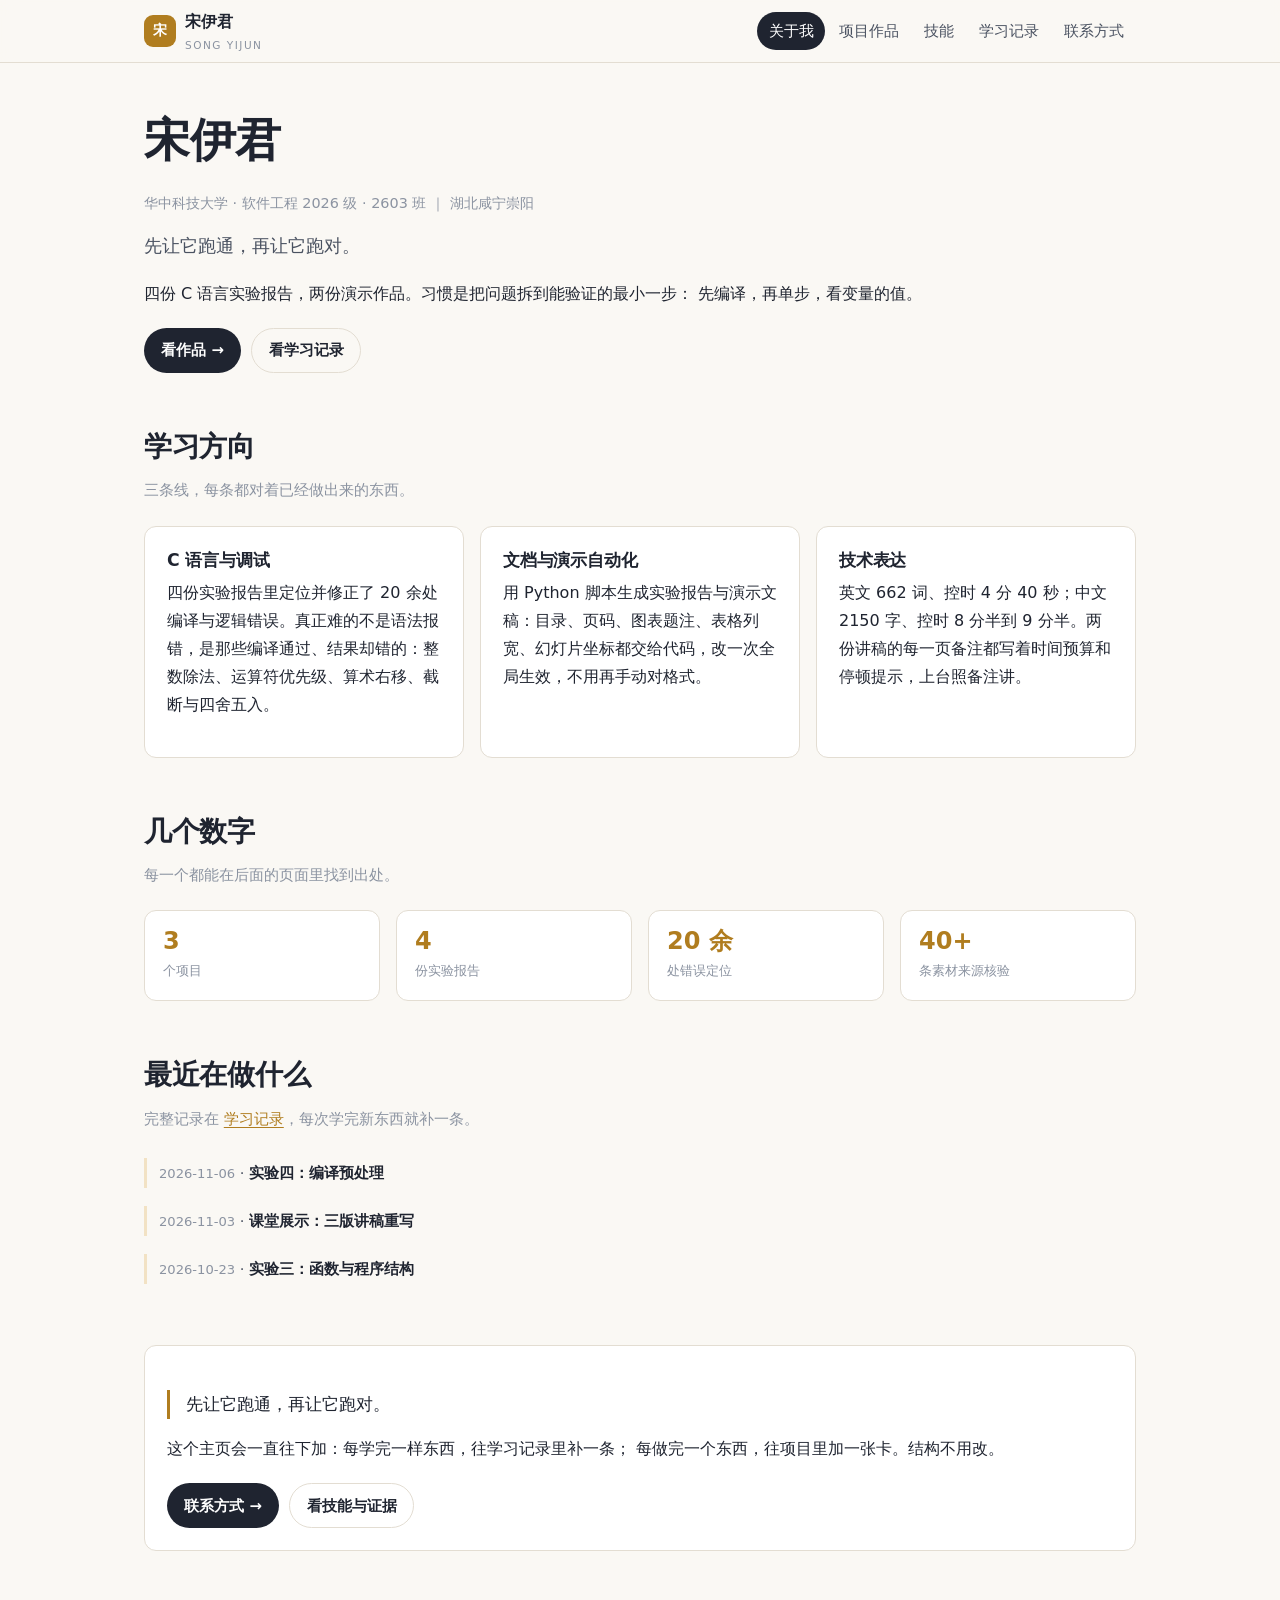
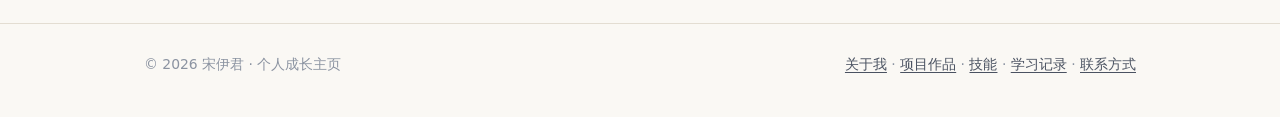
<file: index.html>
<!DOCTYPE html>
<html lang="zh-CN">
<head>
<meta charset="UTF-8">
<meta name="viewport" content="width=device-width, initial-scale=1">
<title>关于我 · 宋伊君</title>
<meta name="description" content="宋伊君，华中科技大学软件工程 2026 级。C 语言与调试、文档与演示自动化、技术表达。">
<link rel="stylesheet" href="css/style.css">
</head>
<body>
<a class="skip-link" href="#main">跳到主要内容</a>

<header class="site-header">
  <div class="wrap header-inner">
    <a class="brand" href="index.html">
      <span class="brand-mark" aria-hidden="true">宋</span>
      <span>宋伊君<small>SONG YIJUN</small></span>
    </a>
    <button class="nav-toggle" type="button" aria-expanded="false" aria-controls="site-nav" aria-label="打开导航菜单">☰</button>
    <nav class="nav" id="site-nav" aria-label="主导航">
      <a href="index.html" aria-current="page">关于我</a>
      <a href="projects.html">项目作品</a>
      <a href="skills.html">技能</a>
      <a href="learning.html">学习记录</a>
      <a href="contact.html">联系方式</a>
    </nav>
  </div>
</header>

<main id="main">
  <div class="wrap">

    <!-- ============ A 首屏 ============ -->
    <section>
      <h1>宋伊君</h1>
      <p class="hero-meta">华中科技大学 · 软件工程 2026 级 · 2603 班 ｜ 湖北咸宁崇阳</p>
      <p class="hero-line">先让它跑通，再让它跑对。</p>
      <p>
        四份 C 语言实验报告，两份演示作品。习惯是把问题拆到能验证的最小一步：
        先编译，再单步，看变量的值。
      </p>
      <div class="btn-row">
        <a class="btn" href="projects.html">看作品 →</a>
        <a class="btn btn--ghost" href="learning.html">看学习记录</a>
      </div>
    </section>

    <!-- ============ B 学习方向 ============ -->
    <section class="section">
      <div class="section-head">
        <h2>学习方向</h2>
        <p>三条线，每条都对着已经做出来的东西。</p>
      </div>
      <div class="grid grid-3">
        <article class="card">
          <h3>C 语言与调试</h3>
          <p>四份实验报告里定位并修正了 20 余处编译与逻辑错误。真正难的不是语法报错，是那些编译通过、结果却错的：整数除法、运算符优先级、算术右移、截断与四舍五入。</p>
        </article>
        <article class="card">
          <h3>文档与演示自动化</h3>
          <p>用 Python 脚本生成实验报告与演示文稿：目录、页码、图表题注、表格列宽、幻灯片坐标都交给代码，改一次全局生效，不用再手动对格式。</p>
        </article>
        <article class="card">
          <h3>技术表达</h3>
          <p>英文 662 词、控时 4 分 40 秒；中文 2150 字、控时 8 分半到 9 分半。两份讲稿的每一页备注都写着时间预算和停顿提示，上台照备注讲。</p>
        </article>
      </div>
    </section>

    <!-- ============ C 几个数字 ============ -->
    <section class="section">
      <div class="section-head">
        <h2>几个数字</h2>
        <p>每一个都能在后面的页面里找到出处。</p>
      </div>
      <div class="grid grid-4">
        <div class="fact"><b>3</b><span>个项目</span></div>
        <div class="fact"><b>4</b><span>份实验报告</span></div>
        <div class="fact"><b>20 余</b><span>处错误定位</span></div>
        <div class="fact"><b>40+</b><span>条素材来源核验</span></div>
      </div>
    </section>

    <!-- ============ D 最近在做什么 ============ -->
    <section class="section">
      <div class="section-head">
        <h2>最近在做什么</h2>
        <p>完整记录在 <a href="learning.html">学习记录</a>，每次学完新东西就补一条。</p>
      </div>
      <ol class="subs">
        <li><time datetime="2026-11-06">2026-11-06</time> · <b>实验四：编译预处理</b></li>
        <li><time datetime="2026-11-03">2026-11-03</time> · <b>课堂展示：三版讲稿重写</b></li>
        <li><time datetime="2026-10-23">2026-10-23</time> · <b>实验三：函数与程序结构</b></li>
      </ol>
    </section>

    <!-- ============ E 收尾 ============ -->
    <section class="section">
      <div class="card">
        <p class="quote">先让它跑通，再让它跑对。</p>
        <p style="margin-top:16px">
          这个主页会一直往下加：每学完一样东西，往学习记录里补一条；
          每做完一个东西，往项目里加一张卡。结构不用改。
        </p>
        <div class="btn-row">
          <a class="btn" href="contact.html">联系方式 →</a>
          <a class="btn btn--ghost" href="skills.html">看技能与证据</a>
        </div>
      </div>
    </section>

  </div>
</main>

<footer class="site-footer">
  <div class="wrap footer-inner">
    <span>© 2026 宋伊君 · 个人成长主页</span>
    <span>
      <a href="index.html">关于我</a> ·
      <a href="projects.html">项目作品</a> ·
      <a href="skills.html">技能</a> ·
      <a href="learning.html">学习记录</a> ·
      <a href="contact.html">联系方式</a>
    </span>
  </div>
</footer>

<script src="js/main.js" defer></script>
</body>
</html>
</file>
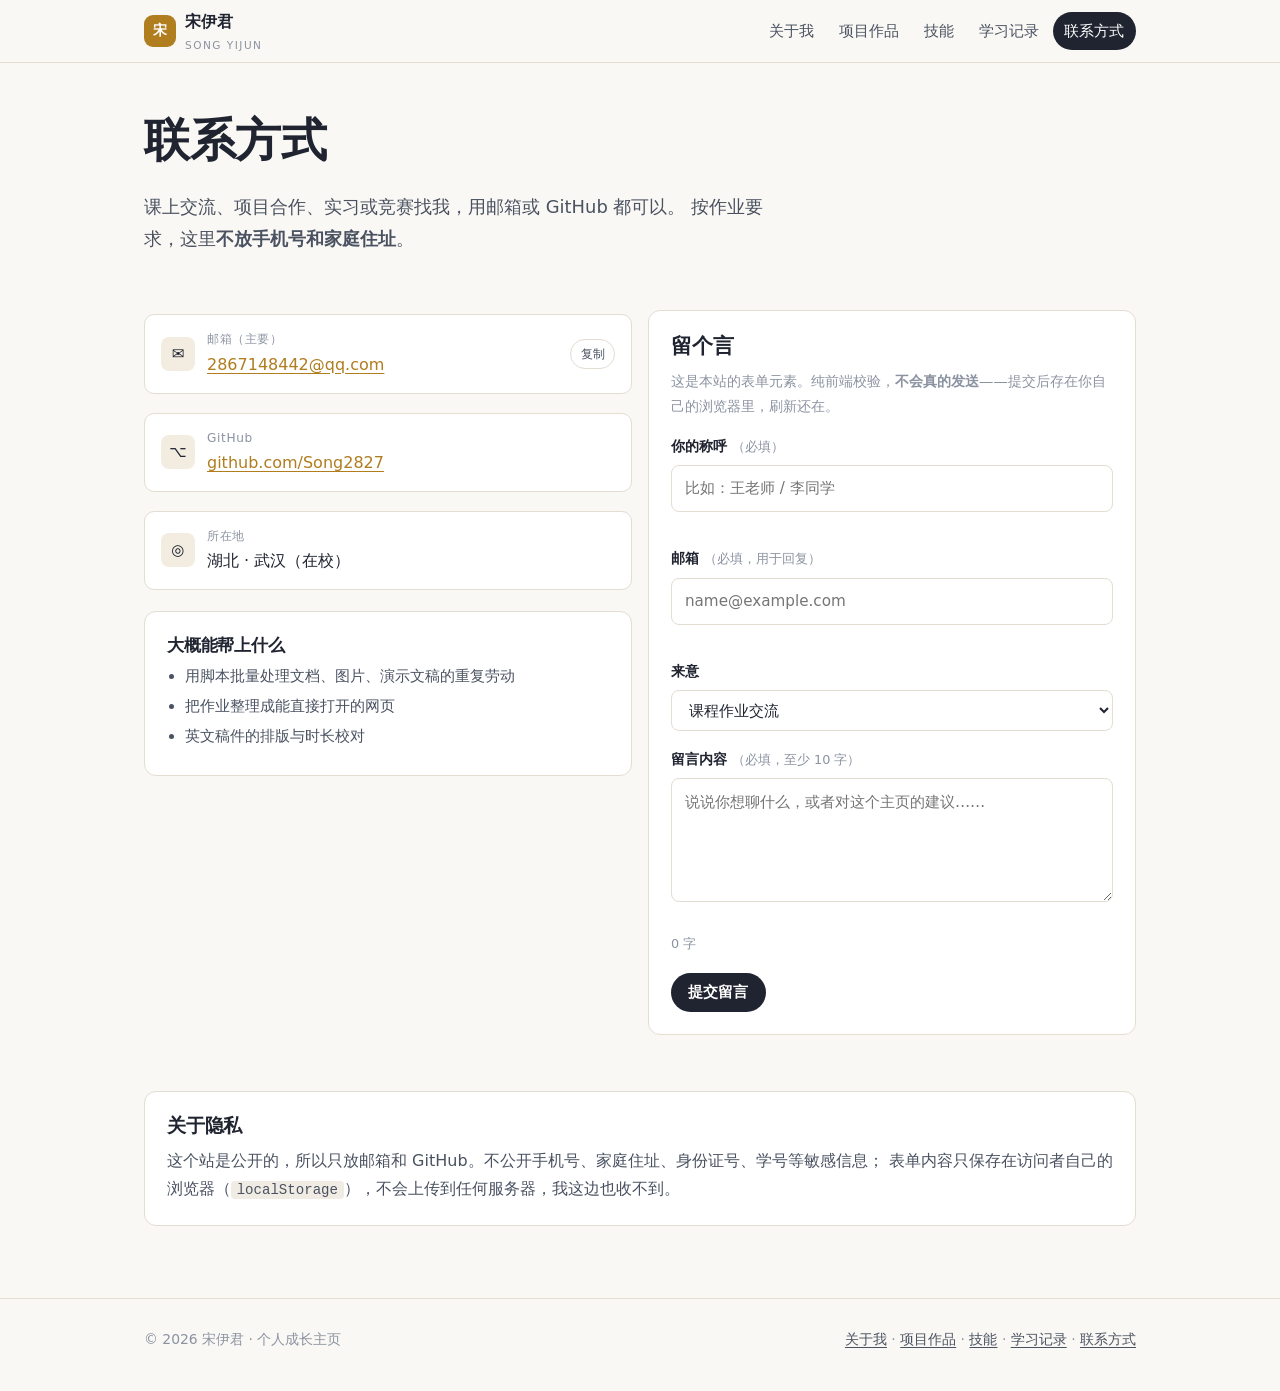
<file: contact.html>
<!DOCTYPE html>
<html lang="zh-CN">
<head>
<meta charset="UTF-8">
<meta name="viewport" content="width=device-width, initial-scale=1">
<title>联系方式 · 宋伊君</title>
<meta name="description" content="邮箱与 GitHub。含留言表单（纯前端校验，不上传任何内容）。">
<link rel="stylesheet" href="css/style.css">
</head>
<body>
<a class="skip-link" href="#main">跳到主要内容</a>

<header class="site-header">
  <div class="wrap header-inner">
    <a class="brand" href="index.html">
      <span class="brand-mark" aria-hidden="true">宋</span>
      <span>宋伊君<small>SONG YIJUN</small></span>
    </a>
    <button class="nav-toggle" type="button" aria-expanded="false" aria-controls="site-nav" aria-label="打开导航菜单">☰</button>
    <nav class="nav" id="site-nav" aria-label="主导航">
      <a href="index.html">关于我</a>
      <a href="projects.html">项目作品</a>
      <a href="skills.html">技能</a>
      <a href="learning.html">学习记录</a>
      <a href="contact.html" aria-current="page">联系方式</a>
    </nav>
  </div>
</header>

<main id="main">
  <div class="wrap">

    <!-- ============ A 标题 ============ -->
    <section>
      <h1>联系方式</h1>
      <p class="hero-line">
        课上交流、项目合作、实习或竞赛找我，用邮箱或 GitHub 都可以。
        按作业要求，这里<b>不放手机号和家庭住址</b>。
      </p>
    </section>

    <!-- ============ B 联系方式三条 ============ -->
    <section class="section">
      <div class="grid grid-2" style="align-items:start">

        <div>
          <ul class="contact-list">
            <li>
              <span class="ico" aria-hidden="true">✉</span>
              <span>
                <small>邮箱（主要）</small>
                <a href="mailto:2867148442@qq.com">2867148442@qq.com</a>
              </span>
              <button class="copy-btn" type="button" data-copy="2867148442@qq.com">复制</button>
            </li>
            <li>
              <span class="ico" aria-hidden="true">⌥</span>
              <span>
                <small>GitHub</small>
                <a href="https://github.com/Song2827" target="_blank" rel="noopener noreferrer">github.com/Song2827</a>
              </span>
            </li>
            <li>
              <span class="ico" aria-hidden="true">◎</span>
              <span>
                <small>所在地</small>
                湖北 · 武汉（在校）
              </span>
            </li>
          </ul>

          <div class="card" style="margin-top:16px">
            <h3>大概能帮上什么</h3>
            <ul style="color:var(--ink-2);font-size:.92rem;margin:0;padding-left:1.2em">
              <li>用脚本批量处理文档、图片、演示文稿的重复劳动</li>
              <li>把作业整理成能直接打开的网页</li>
              <li>英文稿件的排版与时长校对</li>
            </ul>
          </div>
        </div>

        <!-- ============ C 留言表单（作业要求的表单/交互元素） ============ -->
        <div class="card">
          <h2 style="font-size:1.3rem">留个言</h2>
          <p style="font-size:.9rem;color:var(--muted)">
            这是本站的表单元素。纯前端校验，<b>不会真的发送</b>——提交后存在你自己的浏览器里，刷新还在。
          </p>

          <form id="contact-form" novalidate>
            <div class="field">
              <label for="name">你的称呼 <span class="hint">（必填）</span></label>
              <input id="name" name="name" type="text" autocomplete="name" placeholder="比如：王老师 / 李同学" aria-describedby="name-error">
              <span class="error" id="name-error" role="alert"></span>
            </div>

            <div class="field">
              <label for="email">邮箱 <span class="hint">（必填，用于回复）</span></label>
              <input id="email" name="email" type="email" autocomplete="email" placeholder="name@example.com" aria-describedby="email-error">
              <span class="error" id="email-error" role="alert"></span>
            </div>

            <div class="field">
              <label for="topic">来意</label>
              <select id="topic" name="topic">
                <option value="课程作业交流">课程作业交流</option>
                <option value="项目合作">项目合作</option>
                <option value="实习 / 竞赛机会">实习 / 竞赛机会</option>
                <option value="只是想打个招呼">只是想打个招呼</option>
              </select>
            </div>

            <div class="field">
              <label for="message">留言内容 <span class="hint">（必填，至少 10 字）</span></label>
              <textarea id="message" name="message" placeholder="说说你想聊什么，或者对这个主页的建议……" aria-describedby="message-error message-count"></textarea>
              <span class="error" id="message-error" role="alert"></span>
              <span class="hint" id="message-count">0 字</span>
            </div>

            <button class="btn" type="submit">提交留言</button>
            <p class="form-status" id="form-status" role="status" aria-live="polite"></p>
          </form>

          <div class="saved" id="saved-note" style="display:none">
            <b>这台浏览器里已存的留言</b>
            <ul id="saved-list"></ul>
            <button class="copy-btn" type="button" id="clear-saved" style="margin-left:0">清空记录</button>
          </div>
        </div>

      </div>
    </section>

    <!-- ============ D 隐私说明 ============ -->
    <section class="section">
      <div class="card">
        <h2 style="font-size:1.2rem">关于隐私</h2>
        <p style="margin-bottom:0;color:var(--ink-2)">
          这个站是公开的，所以只放邮箱和 GitHub。不公开手机号、家庭住址、身份证号、学号等敏感信息；
          表单内容只保存在访问者自己的浏览器（<code>localStorage</code>），不会上传到任何服务器，我这边也收不到。
        </p>
      </div>
    </section>

  </div>
</main>

<footer class="site-footer">
  <div class="wrap footer-inner">
    <span>© 2026 宋伊君 · 个人成长主页</span>
    <span>
      <a href="index.html">关于我</a> ·
      <a href="projects.html">项目作品</a> ·
      <a href="skills.html">技能</a> ·
      <a href="learning.html">学习记录</a> ·
      <a href="contact.html">联系方式</a>
    </span>
  </div>
</footer>

<script src="js/main.js" defer></script>
</body>
</html>
</file>
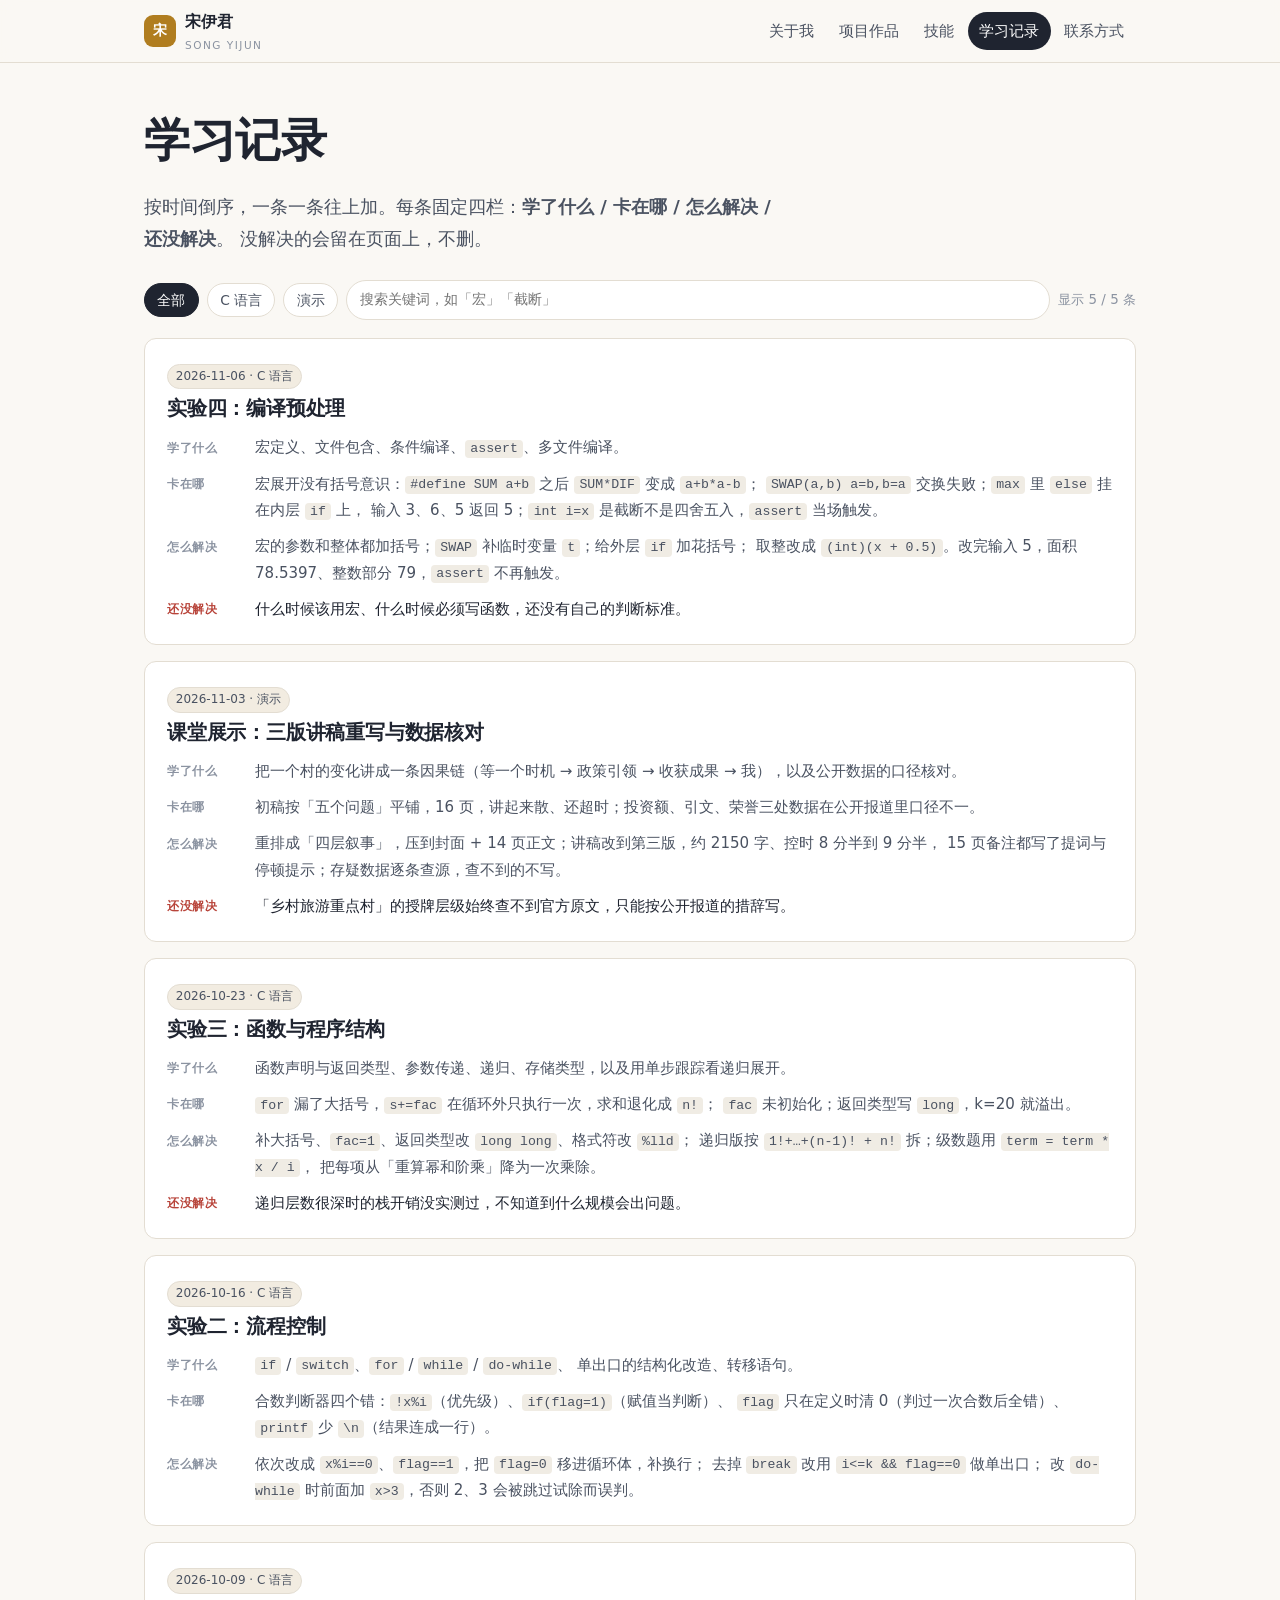
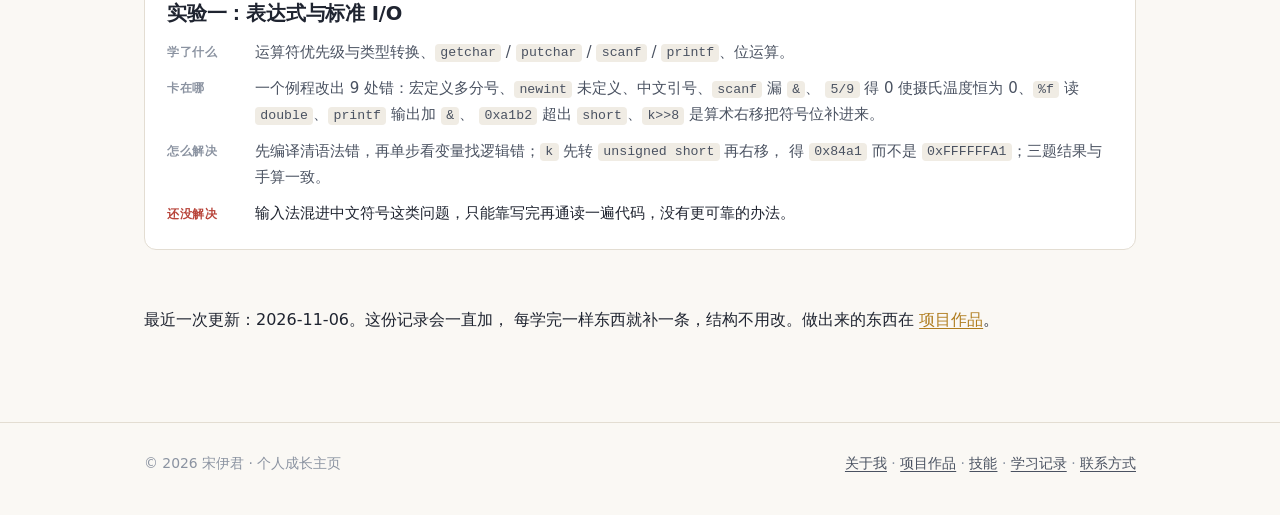
<file: learning.html>
<!DOCTYPE html>
<html lang="zh-CN">
<head>
<meta charset="UTF-8">
<meta name="viewport" content="width=device-width, initial-scale=1">
<title>学习记录 · 宋伊君</title>
<meta name="description" content="五条学习记录：时间、学了什么、遇到什么问题、怎么解决或还没解决什么。">
<link rel="stylesheet" href="css/style.css">
</head>
<body>
<a class="skip-link" href="#main">跳到主要内容</a>

<header class="site-header">
  <div class="wrap header-inner">
    <a class="brand" href="index.html">
      <span class="brand-mark" aria-hidden="true">宋</span>
      <span>宋伊君<small>SONG YIJUN</small></span>
    </a>
    <button class="nav-toggle" type="button" aria-expanded="false" aria-controls="site-nav" aria-label="打开导航菜单">☰</button>
    <nav class="nav" id="site-nav" aria-label="主导航">
      <a href="index.html">关于我</a>
      <a href="projects.html">项目作品</a>
      <a href="skills.html">技能</a>
      <a href="learning.html" aria-current="page">学习记录</a>
      <a href="contact.html">联系方式</a>
    </nav>
  </div>
</header>

<main id="main">
  <div class="wrap">

    <!-- ============ A 标题 + 规则 ============ -->
    <section>
      <h1>学习记录</h1>
      <p class="hero-line">
        按时间倒序，一条一条往上加。每条固定四栏：<b>学了什么 / 卡在哪 / 怎么解决 / 还没解决</b>。
        没解决的会留在页面上，不删。
      </p>
    </section>

    <!-- ============ B 筛选条（交互元素） ============ -->
    <div class="filters" role="group" aria-label="按标签筛选学习记录">
      <button class="chip" type="button" data-filter="all" aria-pressed="true">全部</button>
      <button class="chip" type="button" data-filter="c" aria-pressed="false">C 语言</button>
      <button class="chip" type="button" data-filter="demo" aria-pressed="false">演示</button>
      <input class="search" id="record-search" type="search" placeholder="搜索关键词，如「宏」「截断」" aria-label="搜索学习记录">
      <span class="filter-meta" id="filter-meta" aria-live="polite"></span>
    </div>

    <!-- ============ C 五条记录（时间倒序） ============ -->
    <div id="record-list">

      <article class="record card" data-tags="c" data-search="宏 括号 悬挂 else 截断 四舍五入 assert 多文件 编译预处理 exp4">
        <span class="tag">2026-11-06 · C 语言</span>
        <h2>实验四：编译预处理</h2>
        <dl class="qa">
          <div class="qa-row">
            <dt>学了什么</dt>
            <dd>宏定义、文件包含、条件编译、<code>assert</code>、多文件编译。</dd>
          </div>
          <div class="qa-row">
            <dt>卡在哪</dt>
            <dd>宏展开没有括号意识：<code>#define SUM a+b</code> 之后 <code>SUM*DIF</code> 变成 <code>a+b*a-b</code>；
              <code>SWAP(a,b) a=b,b=a</code> 交换失败；<code>max</code> 里 <code>else</code> 挂在内层 <code>if</code> 上，
              输入 3、6、5 返回 5；<code>int i=x</code> 是截断不是四舍五入，<code>assert</code> 当场触发。</dd>
          </div>
          <div class="qa-row">
            <dt>怎么解决</dt>
            <dd>宏的参数和整体都加括号；<code>SWAP</code> 补临时变量 <code>t</code>；给外层 <code>if</code> 加花括号；
              取整改成 <code>(int)(x + 0.5)</code>。改完输入 5，面积 78.5397、整数部分 79，<code>assert</code> 不再触发。</dd>
          </div>
          <div class="qa-row is-open">
            <dt>还没解决</dt>
            <dd>什么时候该用宏、什么时候必须写函数，还没有自己的判断标准。</dd>
          </div>
        </dl>
      </article>

      <article class="record card" data-tags="demo" data-search="课堂展示 讲稿 结构 四层叙事 数据口径 版权 咸宁 小自然 等一个时机">
        <span class="tag">2026-11-03 · 演示</span>
        <h2>课堂展示：三版讲稿重写与数据核对</h2>
        <dl class="qa">
          <div class="qa-row">
            <dt>学了什么</dt>
            <dd>把一个村的变化讲成一条因果链（等一个时机 → 政策引领 → 收获成果 → 我），以及公开数据的口径核对。</dd>
          </div>
          <div class="qa-row">
            <dt>卡在哪</dt>
            <dd>初稿按「五个问题」平铺，16 页，讲起来散、还超时；投资额、引文、荣誉三处数据在公开报道里口径不一。</dd>
          </div>
          <div class="qa-row">
            <dt>怎么解决</dt>
            <dd>重排成「四层叙事」，压到封面 + 14 页正文；讲稿改到第三版，约 2150 字、控时 8 分半到 9 分半，
              15 页备注都写了提词与停顿提示；存疑数据逐条查源，查不到的不写。</dd>
          </div>
          <div class="qa-row is-open">
            <dt>还没解决</dt>
            <dd>「乡村旅游重点村」的授牌层级始终查不到官方原文，只能按公开报道的措辞写。</dd>
          </div>
        </dl>
      </article>

      <article class="record card" data-tags="c" data-search="函数 递归 返回类型 long long fac 初始化 大括号 阶乘 求和 跟踪 exp3">
        <span class="tag">2026-10-23 · C 语言</span>
        <h2>实验三：函数与程序结构</h2>
        <dl class="qa">
          <div class="qa-row">
            <dt>学了什么</dt>
            <dd>函数声明与返回类型、参数传递、递归、存储类型，以及用单步跟踪看递归展开。</dd>
          </div>
          <div class="qa-row">
            <dt>卡在哪</dt>
            <dd><code>for</code> 漏了大括号，<code>s+=fac</code> 在循环外只执行一次，求和退化成 <code>n!</code>；
              <code>fac</code> 未初始化；返回类型写 <code>long</code>，k=20 就溢出。</dd>
          </div>
          <div class="qa-row">
            <dt>怎么解决</dt>
            <dd>补大括号、<code>fac=1</code>、返回类型改 <code>long long</code>、格式符改 <code>%lld</code>；
              递归版按 <code>1!+…+(n-1)! + n!</code> 拆；级数题用 <code>term = term * x / i</code>，
              把每项从「重算幂和阶乘」降为一次乘除。</dd>
          </div>
          <div class="qa-row is-open">
            <dt>还没解决</dt>
            <dd>递归层数很深时的栈开销没实测过，不知道到什么规模会出问题。</dd>
          </div>
        </dl>
      </article>

      <article class="record card" data-tags="c" data-search="流程控制 if switch 循环 单出口 break do-while 优先级 赋值 合数 exp2">
        <span class="tag">2026-10-16 · C 语言</span>
        <h2>实验二：流程控制</h2>
        <dl class="qa">
          <div class="qa-row">
            <dt>学了什么</dt>
            <dd><code>if</code> / <code>switch</code>、<code>for</code> / <code>while</code> / <code>do-while</code>、
              单出口的结构化改造、转移语句。</dd>
          </div>
          <div class="qa-row">
            <dt>卡在哪</dt>
            <dd>合数判断器四个错：<code>!x%i</code>（优先级）、<code>if(flag=1)</code>（赋值当判断）、
              <code>flag</code> 只在定义时清 0（判过一次合数后全错）、<code>printf</code> 少 <code>\n</code>（结果连成一行）。</dd>
          </div>
          <div class="qa-row">
            <dt>怎么解决</dt>
            <dd>依次改成 <code>x%i==0</code>、<code>flag==1</code>，把 <code>flag=0</code> 移进循环体，补换行；
              去掉 <code>break</code> 改用 <code>i&lt;=k &amp;&amp; flag==0</code> 做单出口；
              改 <code>do-while</code> 时前面加 <code>x&gt;3</code>，否则 2、3 会被跳过试除而误判。</dd>
          </div>
        </dl>
      </article>

      <article class="record card" data-tags="c" data-search="表达式 运算符 优先级 scanf printf 位运算 右移 符号位 整数除法 中文引号 exp1">
        <span class="tag">2026-10-09 · C 语言</span>
        <h2>实验一：表达式与标准 I/O</h2>
        <dl class="qa">
          <div class="qa-row">
            <dt>学了什么</dt>
            <dd>运算符优先级与类型转换、<code>getchar</code> / <code>putchar</code> / <code>scanf</code> / <code>printf</code>、位运算。</dd>
          </div>
          <div class="qa-row">
            <dt>卡在哪</dt>
            <dd>一个例程改出 9 处错：宏定义多分号、<code>newint</code> 未定义、中文引号、<code>scanf</code> 漏 <code>&amp;</code>、
              <code>5/9</code> 得 0 使摄氏温度恒为 0、<code>%f</code> 读 <code>double</code>、<code>printf</code> 输出加 <code>&amp;</code>、
              <code>0xa1b2</code> 超出 <code>short</code>、<code>k&gt;&gt;8</code> 是算术右移把符号位补进来。</dd>
          </div>
          <div class="qa-row">
            <dt>怎么解决</dt>
            <dd>先编译清语法错，再单步看变量找逻辑错；<code>k</code> 先转 <code>unsigned short</code> 再右移，
              得 <code>0x84a1</code> 而不是 <code>0xFFFFFFA1</code>；三题结果与手算一致。</dd>
          </div>
          <div class="qa-row is-open">
            <dt>还没解决</dt>
            <dd>输入法混进中文符号这类问题，只能靠写完再通读一遍代码，没有更可靠的办法。</dd>
          </div>
        </dl>
      </article>

    </div>

    <p class="no-match" id="no-match">没有匹配的记录，换个关键词或点「全部」试试。</p>

    <!-- ============ D 说明 ============ -->
    <section class="section">
      <p class="note">
        最近一次更新：<time datetime="2026-11-06">2026-11-06</time>。这份记录会一直加，
        每学完一样东西就补一条，结构不用改。做出来的东西在 <a href="projects.html">项目作品</a>。
      </p>
    </section>

  </div>
</main>

<footer class="site-footer">
  <div class="wrap footer-inner">
    <span>© 2026 宋伊君 · 个人成长主页</span>
    <span>
      <a href="index.html">关于我</a> ·
      <a href="projects.html">项目作品</a> ·
      <a href="skills.html">技能</a> ·
      <a href="learning.html">学习记录</a> ·
      <a href="contact.html">联系方式</a>
    </span>
  </div>
</footer>

<script src="js/main.js" defer></script>
</body>
</html>
</file>
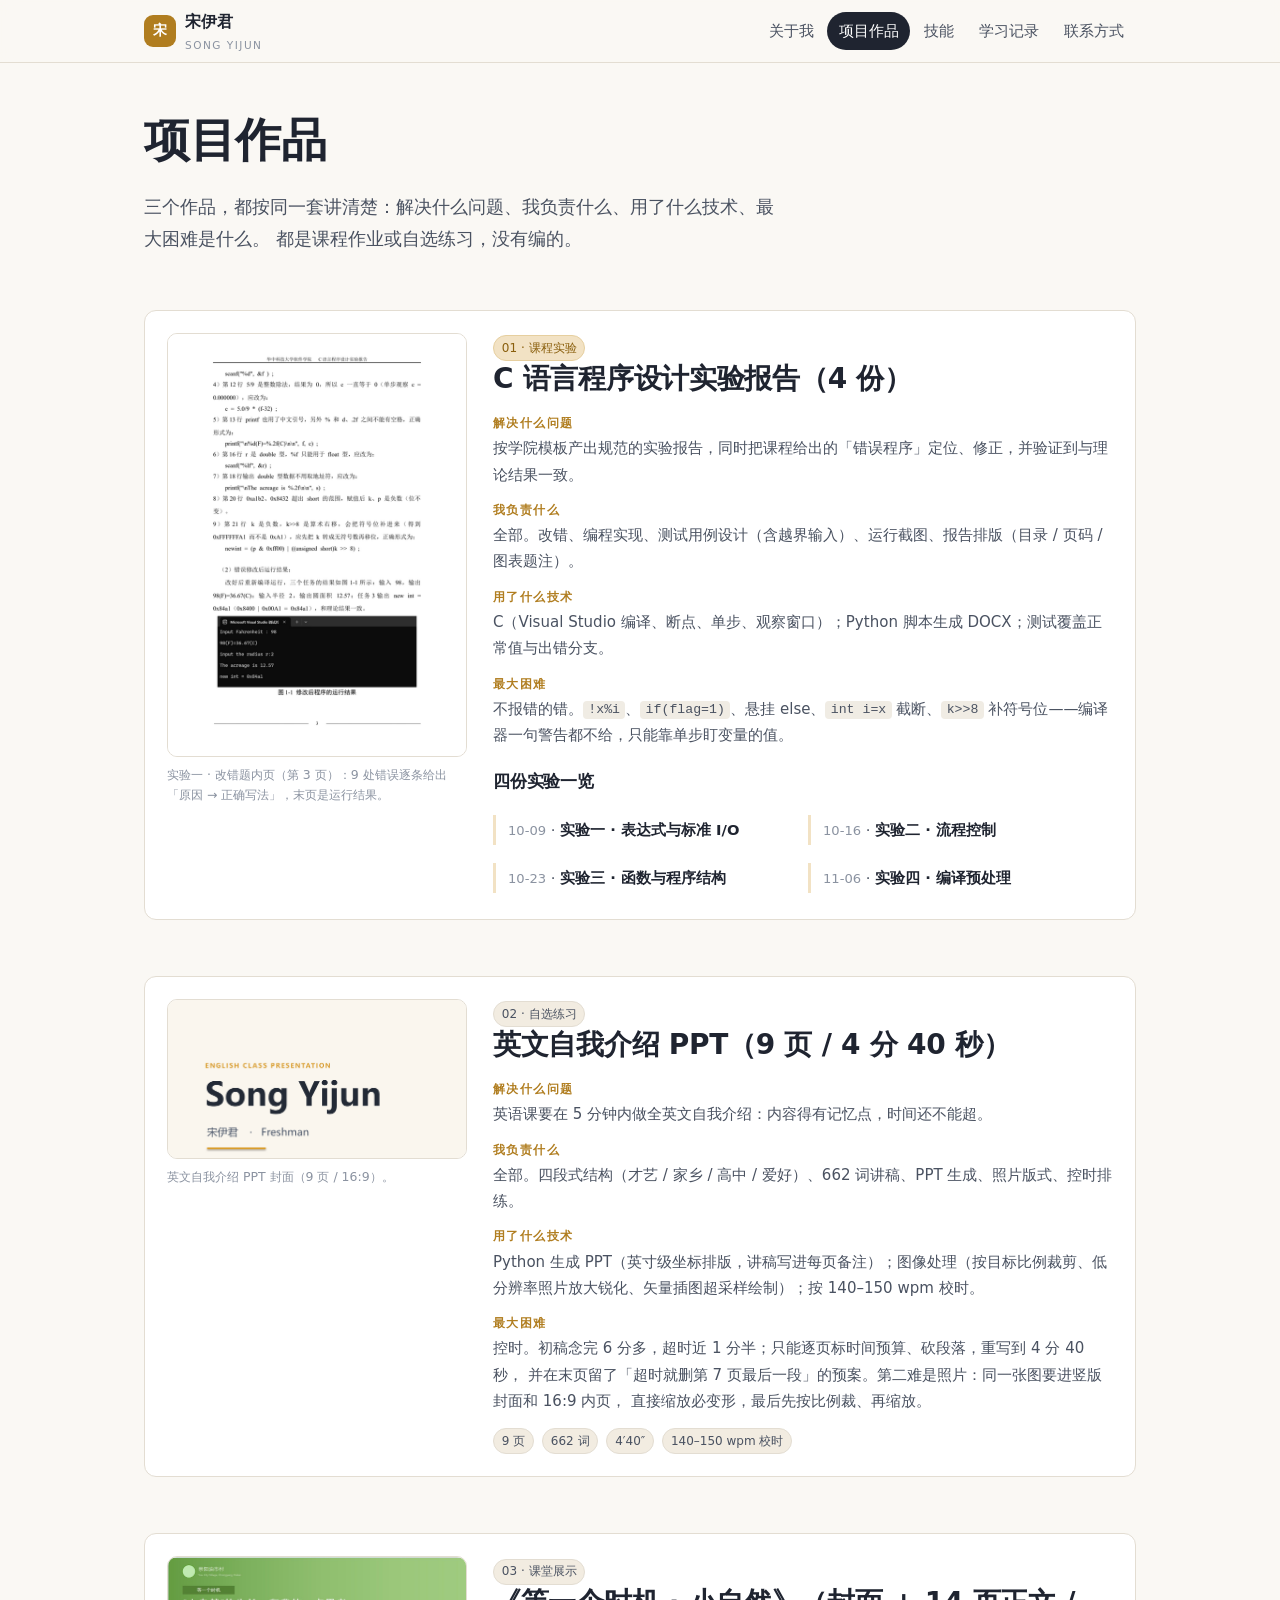
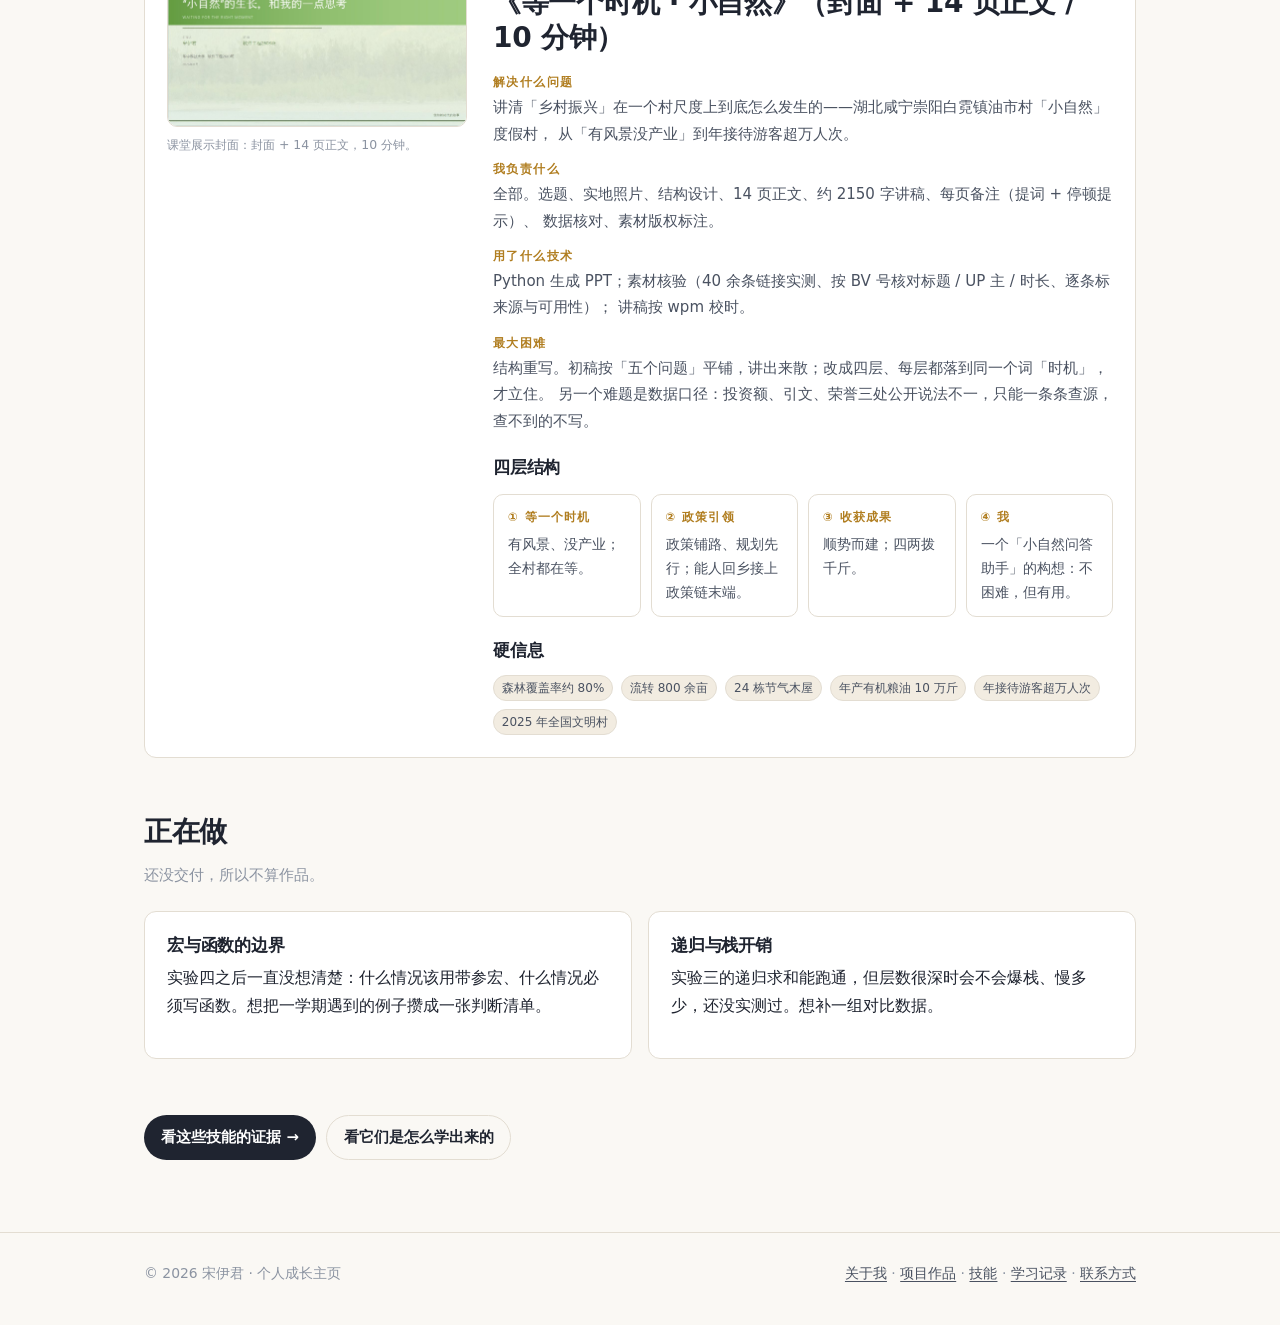
<file: projects.html>
<!DOCTYPE html>
<html lang="zh-CN">
<head>
<meta charset="UTF-8">
<meta name="viewport" content="width=device-width, initial-scale=1">
<title>项目作品 · 宋伊君</title>
<meta name="description" content="三个项目：C 语言实验报告集、英文自我介绍 PPT、课堂展示《等一个时机·小自然》。">
<link rel="stylesheet" href="css/style.css">
</head>
<body>
<a class="skip-link" href="#main">跳到主要内容</a>

<header class="site-header">
  <div class="wrap header-inner">
    <a class="brand" href="index.html">
      <span class="brand-mark" aria-hidden="true">宋</span>
      <span>宋伊君<small>SONG YIJUN</small></span>
    </a>
    <button class="nav-toggle" type="button" aria-expanded="false" aria-controls="site-nav" aria-label="打开导航菜单">☰</button>
    <nav class="nav" id="site-nav" aria-label="主导航">
      <a href="index.html">关于我</a>
      <a href="projects.html" aria-current="page">项目作品</a>
      <a href="skills.html">技能</a>
      <a href="learning.html">学习记录</a>
      <a href="contact.html">联系方式</a>
    </nav>
  </div>
</header>

<main id="main">
  <div class="wrap">

    <!-- ============ A 页标题 ============ -->
    <section>
      <h1>项目作品</h1>
      <p class="hero-line">
        三个作品，都按同一套讲清楚：解决什么问题、我负责什么、用了什么技术、最大困难是什么。
        都是课程作业或自选练习，没有编的。
      </p>
    </section>

    <!-- ============ B 项目 1：C 语言实验报告 ============ -->
    <section class="section">
      <article class="card project-card">
        <figure>
          <img src="assets/report-page.png" alt="实验一改错题内页：9 处错误逐条给出原因与正确写法，下方是 Visual Studio 运行结果" width="636" height="900" loading="lazy">
          <figcaption>实验一 · 改错题内页（第 3 页）：9 处错误逐条给出「原因 → 正确写法」，末页是运行结果。</figcaption>
        </figure>

        <div>
          <span class="tag tag--accent">01 · 课程实验</span>
          <h2>C 语言程序设计实验报告（4 份）</h2>

          <dl class="facts-dl">
            <div>
              <dt>解决什么问题</dt>
              <dd>按学院模板产出规范的实验报告，同时把课程给出的「错误程序」定位、修正，并验证到与理论结果一致。</dd>
            </div>
            <div>
              <dt>我负责什么</dt>
              <dd>全部。改错、编程实现、测试用例设计（含越界输入）、运行截图、报告排版（目录 / 页码 / 图表题注）。</dd>
            </div>
            <div>
              <dt>用了什么技术</dt>
              <dd>C（Visual Studio 编译、断点、单步、观察窗口）；Python 脚本生成 DOCX；测试覆盖正常值与出错分支。</dd>
            </div>
            <div>
              <dt>最大困难</dt>
              <dd>不报错的错。<code>!x%i</code>、<code>if(flag=1)</code>、悬挂 else、<code>int i=x</code> 截断、<code>k&gt;&gt;8</code> 补符号位——编译器一句警告都不给，只能靠单步盯变量的值。</dd>
            </div>
          </dl>

          <h3 style="margin-top:22px">四份实验一览</h3>
          <ul class="subs subs--grid">
            <li><time datetime="2026-10-09">10-09</time> · <b>实验一 · 表达式与标准 I/O</b></li>
            <li><time datetime="2026-10-16">10-16</time> · <b>实验二 · 流程控制</b></li>
            <li><time datetime="2026-10-23">10-23</time> · <b>实验三 · 函数与程序结构</b></li>
            <li><time datetime="2026-11-06">11-06</time> · <b>实验四 · 编译预处理</b></li>
          </ul>
        </div>
      </article>
    </section>

    <!-- ============ C 项目 2：英文自我介绍 PPT ============ -->
    <section class="section">
      <article class="card project-card">
        <figure>
          <img src="assets/intro-cover.png" alt="英文自我介绍 PPT 封面：ENGLISH CLASS PRESENTATION / Song Yijun / 宋伊君 · Freshman" width="1200" height="638" loading="lazy">
          <figcaption>英文自我介绍 PPT 封面（9 页 / 16:9）。</figcaption>
        </figure>

        <div>
          <span class="tag">02 · 自选练习</span>
          <h2>英文自我介绍 PPT（9 页 / 4 分 40 秒）</h2>

          <dl class="facts-dl">
            <div>
              <dt>解决什么问题</dt>
              <dd>英语课要在 5 分钟内做全英文自我介绍：内容得有记忆点，时间还不能超。</dd>
            </div>
            <div>
              <dt>我负责什么</dt>
              <dd>全部。四段式结构（才艺 / 家乡 / 高中 / 爱好）、662 词讲稿、PPT 生成、照片版式、控时排练。</dd>
            </div>
            <div>
              <dt>用了什么技术</dt>
              <dd>Python 生成 PPT（英寸级坐标排版，讲稿写进每页备注）；图像处理（按目标比例裁剪、低分辨率照片放大锐化、矢量插图超采样绘制）；按 140–150 wpm 校时。</dd>
            </div>
            <div>
              <dt>最大困难</dt>
              <dd>控时。初稿念完 6 分多，超时近 1 分半；只能逐页标时间预算、砍段落，重写到 4 分 40 秒，
                并在末页留了「超时就删第 7 页最后一段」的预案。第二难是照片：同一张图要进竖版封面和 16:9 内页，
                直接缩放必变形，最后先按比例裁、再缩放。</dd>
            </div>
          </dl>

          <div class="chips">
            <span class="tag">9 页</span>
            <span class="tag">662 词</span>
            <span class="tag">4′40″</span>
            <span class="tag">140–150 wpm 校时</span>
          </div>
        </div>
      </article>
    </section>

    <!-- ============ D 项目 3：课堂展示 ============ -->
    <section class="section">
      <article class="card project-card">
        <figure>
          <img src="assets/xn-cover.jpg" alt="课堂展示《等一个时机》封面：崇阳油市村，小自然的生长和我的一点思考，汇报人宋伊君，软件工程 2603 班" width="1200" height="678" loading="lazy">
          <figcaption>课堂展示封面：封面 + 14 页正文，10 分钟。</figcaption>
        </figure>

        <div>
          <span class="tag">03 · 课堂展示</span>
          <h2>《等一个时机 · 小自然》（封面 + 14 页正文 / 10 分钟）</h2>

          <dl class="facts-dl">
            <div>
              <dt>解决什么问题</dt>
              <dd>讲清「乡村振兴」在一个村尺度上到底怎么发生的——湖北咸宁崇阳白霓镇油市村「小自然」度假村，
                从「有风景没产业」到年接待游客超万人次。</dd>
            </div>
            <div>
              <dt>我负责什么</dt>
              <dd>全部。选题、实地照片、结构设计、14 页正文、约 2150 字讲稿、每页备注（提词 + 停顿提示）、
                数据核对、素材版权标注。</dd>
            </div>
            <div>
              <dt>用了什么技术</dt>
              <dd>Python 生成 PPT；素材核验（40 余条链接实测、按 BV 号核对标题 / UP 主 / 时长、逐条标来源与可用性）；
                讲稿按 wpm 校时。</dd>
            </div>
            <div>
              <dt>最大困难</dt>
              <dd>结构重写。初稿按「五个问题」平铺，讲出来散；改成四层、每层都落到同一个词「时机」，才立住。
                另一个难题是数据口径：投资额、引文、荣誉三处公开说法不一，只能一条条查源，查不到的不写。</dd>
            </div>
          </dl>

          <h3 style="margin-top:22px">四层结构</h3>
          <div class="steps">
            <div class="step"><b>① 等一个时机</b>有风景、没产业；全村都在等。</div>
            <div class="step"><b>② 政策引领</b>政策铺路、规划先行；能人回乡接上政策链末端。</div>
            <div class="step"><b>③ 收获成果</b>顺势而建；四两拨千斤。</div>
            <div class="step"><b>④ 我</b>一个「小自然问答助手」的构想：不困难，但有用。</div>
          </div>

          <h3 style="margin-top:22px">硬信息</h3>
          <div class="chips">
            <span class="tag">森林覆盖率约 80%</span>
            <span class="tag">流转 800 余亩</span>
            <span class="tag">24 栋节气木屋</span>
            <span class="tag">年产有机粮油 10 万斤</span>
            <span class="tag">年接待游客超万人次</span>
            <span class="tag">2025 年全国文明村</span>
          </div>
        </div>
      </article>
    </section>

    <!-- ============ E 正在做 ============ -->
    <section class="section">
      <div class="section-head">
        <h2>正在做</h2>
        <p>还没交付，所以不算作品。</p>
      </div>
      <div class="grid grid-2">
        <div class="card">
          <h3>宏与函数的边界</h3>
          <p>实验四之后一直没想清楚：什么情况该用带参宏、什么情况必须写函数。想把一学期遇到的例子攒成一张判断清单。</p>
        </div>
        <div class="card">
          <h3>递归与栈开销</h3>
          <p>实验三的递归求和能跑通，但层数很深时会不会爆栈、慢多少，还没实测过。想补一组对比数据。</p>
        </div>
      </div>
    </section>

    <section class="section">
      <div class="btn-row" style="margin-top:0">
        <a class="btn" href="skills.html">看这些技能的证据 →</a>
        <a class="btn btn--ghost" href="learning.html">看它们是怎么学出来的</a>
      </div>
    </section>

  </div>
</main>

<footer class="site-footer">
  <div class="wrap footer-inner">
    <span>© 2026 宋伊君 · 个人成长主页</span>
    <span>
      <a href="index.html">关于我</a> ·
      <a href="projects.html">项目作品</a> ·
      <a href="skills.html">技能</a> ·
      <a href="learning.html">学习记录</a> ·
      <a href="contact.html">联系方式</a>
    </span>
  </div>
</footer>

<script src="js/main.js" defer></script>
</body>
</html>
</file>
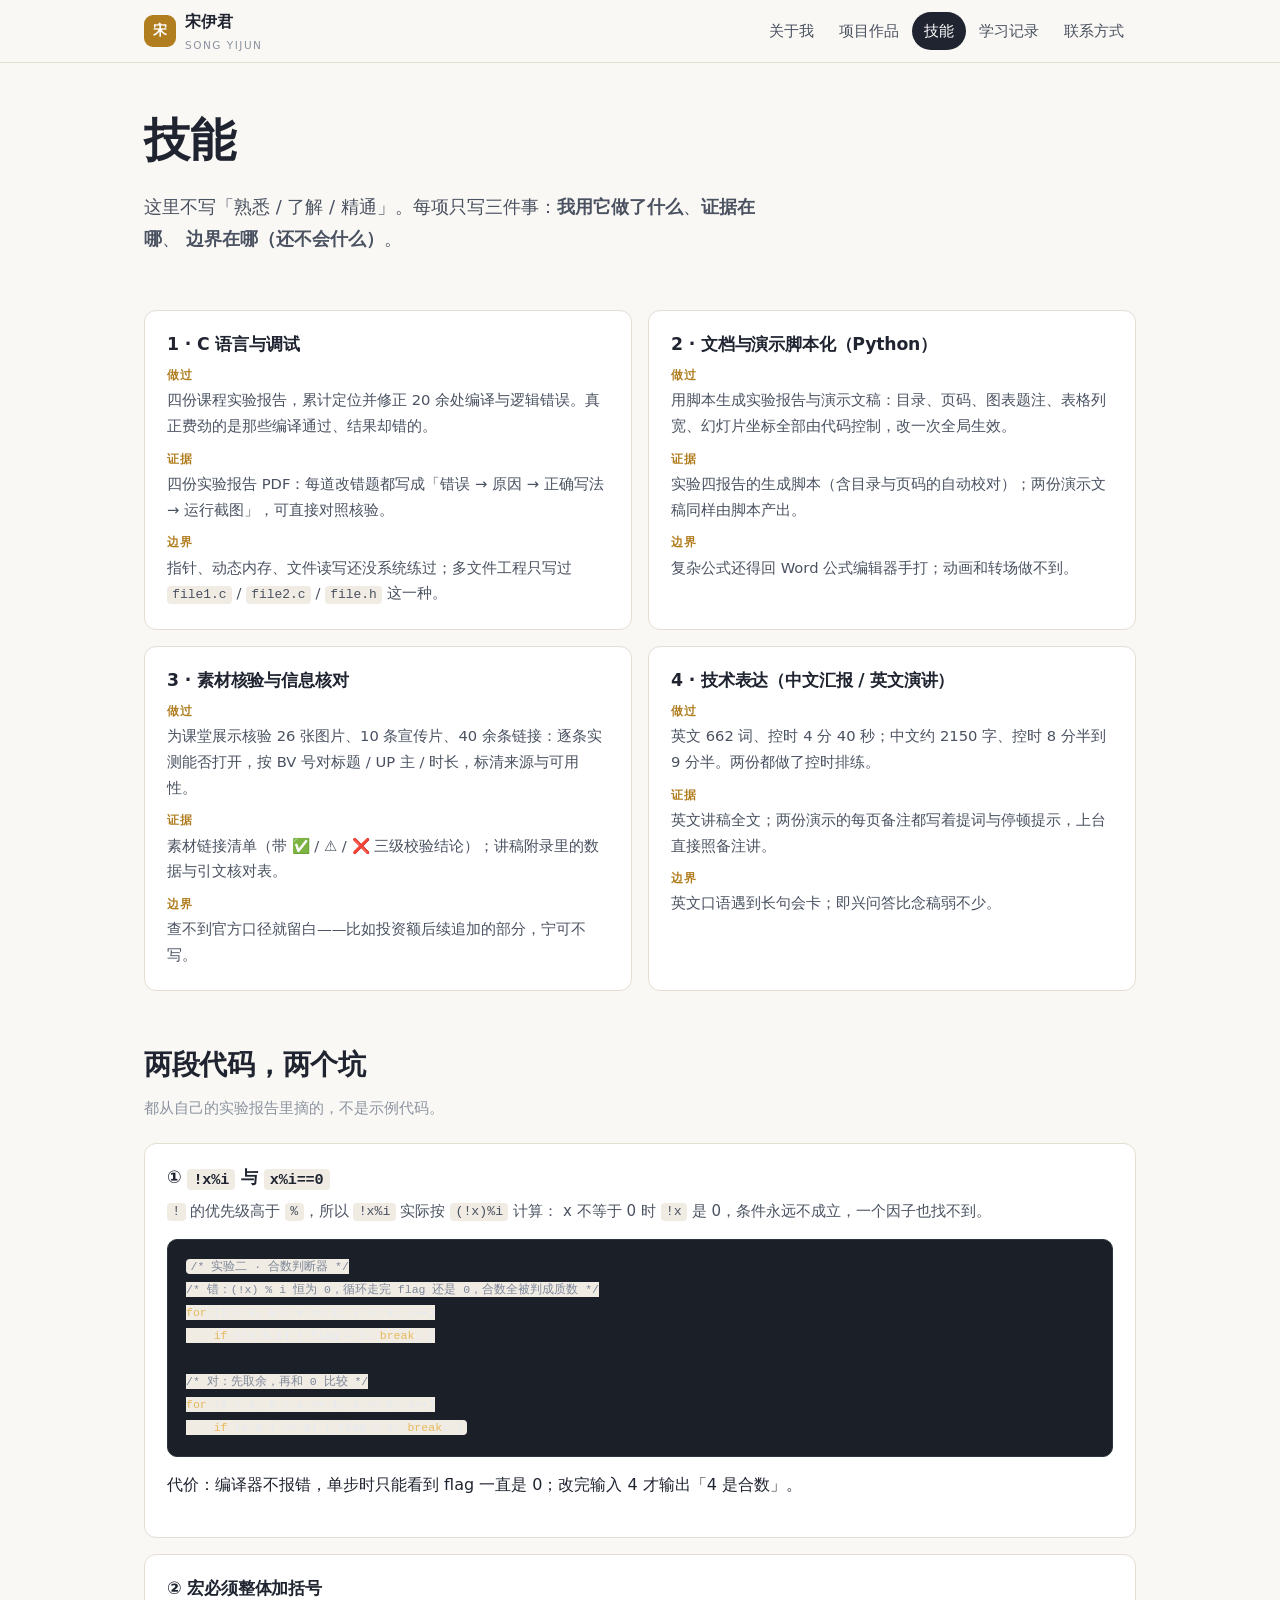
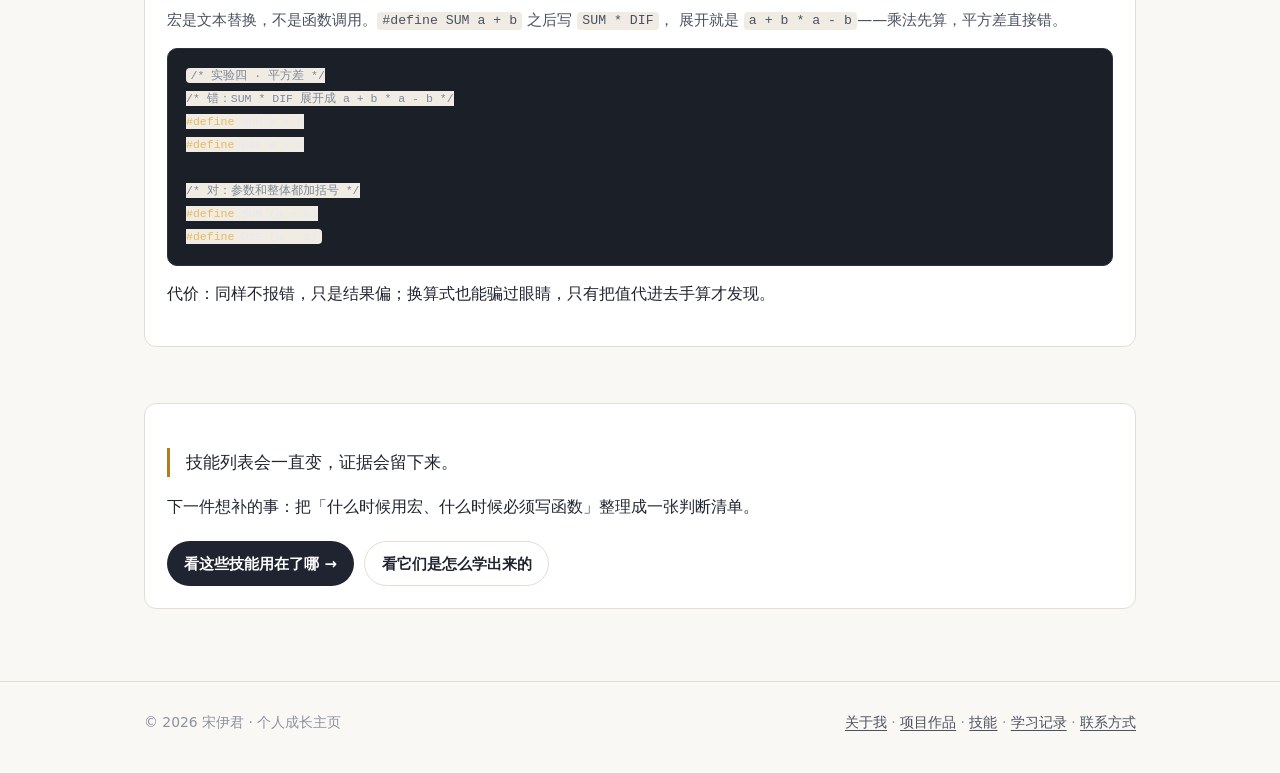
<file: skills.html>
<!DOCTYPE html>
<html lang="zh-CN">
<head>
<meta charset="UTF-8">
<meta name="viewport" content="width=device-width, initial-scale=1">
<title>技能 · 宋伊君</title>
<meta name="description" content="四项技能：C 语言与调试、文档与演示脚本化、素材核验、技术表达。每项都附证据与边界。">
<link rel="stylesheet" href="css/style.css">
</head>
<body>
<a class="skip-link" href="#main">跳到主要内容</a>

<header class="site-header">
  <div class="wrap header-inner">
    <a class="brand" href="index.html">
      <span class="brand-mark" aria-hidden="true">宋</span>
      <span>宋伊君<small>SONG YIJUN</small></span>
    </a>
    <button class="nav-toggle" type="button" aria-expanded="false" aria-controls="site-nav" aria-label="打开导航菜单">☰</button>
    <nav class="nav" id="site-nav" aria-label="主导航">
      <a href="index.html">关于我</a>
      <a href="projects.html">项目作品</a>
      <a href="skills.html" aria-current="page">技能</a>
      <a href="learning.html">学习记录</a>
      <a href="contact.html">联系方式</a>
    </nav>
  </div>
</header>

<main id="main">
  <div class="wrap">

    <!-- ============ A 标题 + 规则 ============ -->
    <section>
      <h1>技能</h1>
      <p class="hero-line">
        这里不写「熟悉 / 了解 / 精通」。每项只写三件事：<b>我用它做了什么</b>、<b>证据在哪</b>、
        <b>边界在哪（还不会什么）</b>。
      </p>
    </section>

    <!-- ============ B 四张技能卡 ============ -->
    <section class="section">
      <div class="grid grid-2">

        <article class="card skill-card">
          <h3>1 · C 语言与调试</h3>
          <dl class="facts-dl">
            <div>
              <dt>做过</dt>
              <dd>四份课程实验报告，累计定位并修正 20 余处编译与逻辑错误。真正费劲的是那些编译通过、结果却错的。</dd>
            </div>
            <div>
              <dt>证据</dt>
              <dd>四份实验报告 PDF：每道改错题都写成「错误 → 原因 → 正确写法 → 运行截图」，可直接对照核验。</dd>
            </div>
            <div>
              <dt>边界</dt>
              <dd>指针、动态内存、文件读写还没系统练过；多文件工程只写过 <code>file1.c</code> / <code>file2.c</code> / <code>file.h</code> 这一种。</dd>
            </div>
          </dl>
        </article>

        <article class="card skill-card">
          <h3>2 · 文档与演示脚本化（Python）</h3>
          <dl class="facts-dl">
            <div>
              <dt>做过</dt>
              <dd>用脚本生成实验报告与演示文稿：目录、页码、图表题注、表格列宽、幻灯片坐标全部由代码控制，改一次全局生效。</dd>
            </div>
            <div>
              <dt>证据</dt>
              <dd>实验四报告的生成脚本（含目录与页码的自动校对）；两份演示文稿同样由脚本产出。</dd>
            </div>
            <div>
              <dt>边界</dt>
              <dd>复杂公式还得回 Word 公式编辑器手打；动画和转场做不到。</dd>
            </div>
          </dl>
        </article>

        <article class="card skill-card">
          <h3>3 · 素材核验与信息核对</h3>
          <dl class="facts-dl">
            <div>
              <dt>做过</dt>
              <dd>为课堂展示核验 26 张图片、10 条宣传片、40 余条链接：逐条实测能否打开，按 BV 号对标题 / UP 主 / 时长，标清来源与可用性。</dd>
            </div>
            <div>
              <dt>证据</dt>
              <dd>素材链接清单（带 ✅ / ⚠️ / ❌ 三级校验结论）；讲稿附录里的数据与引文核对表。</dd>
            </div>
            <div>
              <dt>边界</dt>
              <dd>查不到官方口径就留白——比如投资额后续追加的部分，宁可不写。</dd>
            </div>
          </dl>
        </article>

        <article class="card skill-card">
          <h3>4 · 技术表达（中文汇报 / 英文演讲）</h3>
          <dl class="facts-dl">
            <div>
              <dt>做过</dt>
              <dd>英文 662 词、控时 4 分 40 秒；中文约 2150 字、控时 8 分半到 9 分半。两份都做了控时排练。</dd>
            </div>
            <div>
              <dt>证据</dt>
              <dd>英文讲稿全文；两份演示的每页备注都写着提词与停顿提示，上台直接照备注讲。</dd>
            </div>
            <div>
              <dt>边界</dt>
              <dd>英文口语遇到长句会卡；即兴问答比念稿弱不少。</dd>
            </div>
          </dl>
        </article>

      </div>
    </section>

    <!-- ============ C 两段代码证据 ============ -->
    <section class="section">
      <div class="section-head">
        <h2>两段代码，两个坑</h2>
        <p>都从自己的实验报告里摘的，不是示例代码。</p>
      </div>

      <article class="card" style="margin-bottom:16px">
        <h3>① <code>!x%i</code> 与 <code>x%i==0</code></h3>
        <p style="color:var(--ink-2);font-size:.94rem">
          <code>!</code> 的优先级高于 <code>%</code>，所以 <code>!x%i</code> 实际按 <code>(!x)%i</code> 计算：
          x 不等于 0 时 <code>!x</code> 是 0，条件永远不成立，一个因子也找不到。
        </p>
        <pre class="code"><code><span class="c">/* 实验二 · 合数判断器 */</span>
<span class="c">/* 错：(!x) % i 恒为 0，循环走完 flag 还是 0，合数全被判成质数 */</span>
<span class="k">for</span> (i = 2, k = x &gt;&gt; 1; i &lt;= k; i++)
    <span class="k">if</span> (!x % i) { flag = 1; <span class="k">break</span>; }

<span class="c">/* 对：先取余，再和 0 比较 */</span>
<span class="k">for</span> (i = 2, k = x &gt;&gt; 1; i &lt;= k; i++)
    <span class="k">if</span> (x % i == 0) { flag = 1; <span class="k">break</span>; }</code></pre>
        <p class="note" style="margin-top:14px">代价：编译器不报错，单步时只能看到 flag 一直是 0；改完输入 4 才输出「4 是合数」。</p>
      </article>

      <article class="card">
        <h3>② 宏必须整体加括号</h3>
        <p style="color:var(--ink-2);font-size:.94rem">
          宏是文本替换，不是函数调用。<code>#define SUM a + b</code> 之后写 <code>SUM * DIF</code>，
          展开就是 <code>a + b * a - b</code>——乘法先算，平方差直接错。
        </p>
        <pre class="code"><code><span class="c">/* 实验四 · 平方差 */</span>
<span class="c">/* 错：SUM * DIF 展开成 a + b * a - b */</span>
<span class="k">#define</span> SUM a + b
<span class="k">#define</span> DIF a - b

<span class="c">/* 对：参数和整体都加括号 */</span>
<span class="k">#define</span> SUM (a + b)
<span class="k">#define</span> DIF (a - b)</code></pre>
        <p class="note" style="margin-top:14px">代价：同样不报错，只是结果偏；换算式也能骗过眼睛，只有把值代进去手算才发现。</p>
      </article>
    </section>

    <!-- ============ D 收尾 ============ -->
    <section class="section">
      <div class="card">
        <p class="quote">技能列表会一直变，证据会留下来。</p>
        <p style="margin-top:16px">下一件想补的事：把「什么时候用宏、什么时候必须写函数」整理成一张判断清单。</p>
        <div class="btn-row">
          <a class="btn" href="projects.html">看这些技能用在了哪 →</a>
          <a class="btn btn--ghost" href="learning.html">看它们是怎么学出来的</a>
        </div>
      </div>
    </section>

  </div>
</main>

<footer class="site-footer">
  <div class="wrap footer-inner">
    <span>© 2026 宋伊君 · 个人成长主页</span>
    <span>
      <a href="index.html">关于我</a> ·
      <a href="projects.html">项目作品</a> ·
      <a href="skills.html">技能</a> ·
      <a href="learning.html">学习记录</a> ·
      <a href="contact.html">联系方式</a>
    </span>
  </div>
</footer>

<script src="js/main.js" defer></script>
</body>
</html>
</file>
<file: css/style.css>
/* ============================================================
   个人主页 · 基础样式（第三步：骨架版）
   只做排版基础与布局，不做视觉精修；第四步往里填内容时再补细节。
   颜色全部走 CSS 变量，方便最后统一调整。
   ============================================================ */

:root {
  --bg: #faf8f4;
  --paper: #ffffff;
  --ink: #1f2430;
  --ink-2: #4a5261;
  --muted: #8b93a1;
  --line: #e3ddd2;
  --accent: #b07d1f;
  --accent-soft: #f2e2c4;
  --radius: 12px;
  --maxw: 1040px;
  --font: "Segoe UI", "PingFang SC", "Microsoft YaHei", system-ui, sans-serif;
  --mono: "Cascadia Code", Consolas, ui-monospace, monospace;
}

*,
*::before,
*::after { box-sizing: border-box; }

html { scroll-behavior: smooth; }

body {
  margin: 0;
  background: var(--bg);
  color: var(--ink);
  font: 16px/1.75 var(--font);
  -webkit-font-smoothing: antialiased;
}

h1, h2, h3 { margin: 0 0 .45em; line-height: 1.28; letter-spacing: -.01em; }
h1 { font-size: clamp(1.9rem, 4vw, 2.9rem); }
h2 { font-size: clamp(1.3rem, 2.4vw, 1.75rem); }
h3 { font-size: 1.08rem; }
p { margin: 0 0 1em; }
a { color: var(--accent); text-underline-offset: 3px; }
ul, ol { padding-left: 1.25em; }
li { margin: .28em 0; }
code { font-family: var(--mono); font-size: .88em; background: #f0ece4; padding: .1em .4em; border-radius: 4px; }
img { display: block; max-width: 100%; }

:focus-visible { outline: 3px solid var(--accent); outline-offset: 3px; border-radius: 4px; }

.skip-link {
  position: absolute; left: -9999px; top: 0;
  background: var(--ink); color: #fff; padding: .55em 1em; z-index: 99;
}
.skip-link:focus { left: .5rem; top: .5rem; }

/* ---------- 布局 ---------- */
.wrap { width: 100%; max-width: var(--maxw); margin: 0 auto; padding: 0 24px; }
main { padding: 48px 0 72px; }
.section { margin-top: 56px; }
.section-head { margin-bottom: 22px; }
.section-head p { color: var(--muted); margin: 0; font-size: .94rem; }

.grid { display: grid; gap: 16px; }
.grid-2 { grid-template-columns: repeat(2, minmax(0, 1fr)); }
.grid-3 { grid-template-columns: repeat(3, minmax(0, 1fr)); }
.grid-4 { grid-template-columns: repeat(4, minmax(0, 1fr)); }

.card {
  background: var(--paper);
  border: 1px solid var(--line);
  border-radius: var(--radius);
  padding: 22px;
}

/* ---------- 页头 ---------- */
.site-header {
  position: sticky; top: 0; z-index: 50;
  background: rgba(250, 248, 244, .92);
  backdrop-filter: blur(8px);
  border-bottom: 1px solid var(--line);
}
.header-inner { display: flex; align-items: center; gap: 16px; min-height: 62px; }
.brand {
  display: flex; align-items: center; gap: 9px;
  text-decoration: none; color: var(--ink); font-weight: 700; white-space: nowrap;
}
.brand-mark {
  width: 32px; height: 32px; border-radius: 9px;
  display: grid; place-items: center;
  background: var(--accent); color: #fff; font-size: .9rem;
}
.brand small { display: block; font-weight: 500; font-size: .66rem; color: var(--muted); letter-spacing: .14em; }

.nav { margin-left: auto; display: flex; gap: 2px; }
.nav a {
  padding: .42em .78em; border-radius: 999px;
  color: var(--ink-2); text-decoration: none; font-size: .93rem;
}
.nav a:hover { background: #f1ece3; color: var(--ink); }
.nav a[aria-current="page"] { background: var(--ink); color: #fff; }

.nav-toggle {
  display: none;
  width: 38px; height: 38px; margin-left: auto;
  border: 1px solid var(--line); border-radius: 9px;
  background: var(--paper); color: var(--ink);
  font-size: 1rem; cursor: pointer;
}

/* ---------- 页脚 ---------- */
.site-footer {
  border-top: 1px solid var(--line);
  padding: 28px 0 40px;
  font-size: .87rem; color: var(--muted);
}
.footer-inner { display: flex; flex-wrap: wrap; gap: 10px 24px; justify-content: space-between; }
.footer-inner a { color: var(--ink-2); }

/* ---------- 通用小组件 ---------- */
.btn {
  display: inline-flex; align-items: center; gap: .45em;
  padding: .58em 1.1em; border-radius: 999px;
  background: var(--ink); color: #fff;
  font-size: .93rem; font-weight: 600; text-decoration: none;
  border: 1px solid transparent; cursor: pointer;
}
.btn:hover { background: #2c3444; color: #fff; }
.btn--ghost { background: transparent; color: var(--ink); border-color: var(--line); }
.btn--ghost:hover { background: var(--paper); color: var(--ink); border-color: var(--accent); }
.btn-row { display: flex; flex-wrap: wrap; gap: 10px; margin-top: 20px; }

.tag {
  display: inline-block; font-size: .75rem; line-height: 1.9;
  padding: .05em .65em; border-radius: 999px;
  background: #f2ece1; color: var(--ink-2); border: 1px solid var(--line);
}
.tag--accent { background: var(--accent-soft); color: #8a5f0d; border-color: #e6cf9f; }

/* 骨架阶段的占位块：第四步会被真实内容替换 */
.todo {
  border: 1px dashed #cfc4b0;
  border-radius: 8px;
  padding: 12px 14px;
  color: var(--muted);
  font-size: .86rem;
  background: #fdfbf7;
}
.todo b { color: var(--ink-2); font-weight: 600; }

/* ---------- 响应式 ---------- */
@media (max-width: 860px) {
  .grid-3, .grid-4 { grid-template-columns: repeat(2, minmax(0, 1fr)); }
}
@media (max-width: 640px) {
  main { padding: 30px 0 56px; }
  .wrap { padding: 0 18px; }
  .grid-2, .grid-3, .grid-4 { grid-template-columns: 1fr; }

  .nav-toggle { display: block; }
  .nav {
    position: absolute; left: 0; right: 0; top: 100%;
    flex-direction: column; align-items: stretch;
    margin: 0; padding: 8px 18px 16px; gap: 2px;
    background: var(--bg); border-bottom: 1px solid var(--line);
    display: none;
  }
  .nav.is-open { display: flex; }
  .nav a { padding: .65em .8em; border-radius: 8px; }
  .site-header { position: relative; }
}

/* ---------- 打印 ---------- */
@media print {
  .site-header, .site-footer, .nav, .btn-row { display: none !important; }
  body { background: #fff; color: #000; }
  .card { border-color: #ccc; break-inside: avoid; }
  .todo { display: none; }
}

/* ============================================================
   第四步追加：内容排版
   ============================================================ */

/* 首屏 */
.hero-line { font-size: 1.12rem; color: var(--ink-2); max-width: 56ch; }
.hero-meta { font-size: .9rem; color: var(--muted); margin: 0 0 14px; }
.quote {
  margin: 22px 0 0; padding-left: 16px;
  border-left: 3px solid var(--accent);
  font-size: 1.05rem; color: var(--ink);
}

/* 数字卡 */
.fact { background: var(--paper); border: 1px solid var(--line); border-radius: var(--radius); padding: 16px 18px; }
.fact b { display: block; font-size: 1.5rem; line-height: 1.2; color: var(--accent); }
.fact span { font-size: .8rem; color: var(--muted); }

/* 项目卡：左图右文 */
.project-card { display: grid; grid-template-columns: 300px minmax(0, 1fr); gap: 26px; align-items: start; }
.project-card figure { margin: 0; }
.project-card figure img {
  width: 100%; height: auto;
  border: 1px solid var(--line); border-radius: 10px;
}
figcaption { font-size: .78rem; color: var(--muted); margin-top: 8px; line-height: 1.6; }

/* 定义列表：四个要素 */
.facts-dl { display: grid; gap: 12px; margin: 16px 0 0; }
.facts-dl dt {
  font-size: .72rem; letter-spacing: .12em; text-transform: uppercase;
  color: var(--accent); font-weight: 700; margin-bottom: 2px;
}
.facts-dl dd { margin: 0; font-size: .94rem; color: var(--ink-2); }

/* 四份实验子条 */
.subs { list-style: none; padding: 0; margin: 18px 0 0; display: grid; gap: 10px; }
.subs li {
  border-left: 3px solid var(--accent-soft);
  padding: 2px 0 2px 12px;
  font-size: .92rem; color: var(--ink-2);
}
.subs li b { color: var(--ink); }
.subs time { color: var(--muted); font-size: .82rem; }

/* 四层结构 */
.steps { display: grid; grid-template-columns: repeat(4, minmax(0, 1fr)); gap: 10px; margin: 16px 0 0; }
.step { border: 1px solid var(--line); border-radius: 10px; padding: 12px 14px; font-size: .86rem; color: var(--ink-2); }
.step b { display: block; font-size: .74rem; letter-spacing: .1em; color: var(--accent); margin-bottom: 4px; }

/* 数据标签行 */
.chips { display: flex; flex-wrap: wrap; gap: 8px; margin-top: 14px; }

@media (max-width: 780px) {
  .project-card { grid-template-columns: 1fr; gap: 16px; }
  .project-card figure img { max-width: 420px; }
  .steps { grid-template-columns: repeat(2, minmax(0, 1fr)); }
}
@media (max-width: 460px) {
  .steps { grid-template-columns: 1fr; }
}

/* 四份实验：日期 + 主题的紧凑两列 */
.subs--grid { grid-template-columns: repeat(2, minmax(0, 1fr)); }
@media (max-width: 460px) {
  .subs--grid { grid-template-columns: 1fr; }
}

/* ============================================================
   第五步追加：技能页 + 学习记录页
   ============================================================ */

/* 代码块（深色） */
.code {
  margin: 14px 0 0;
  background: #1b1f27;
  color: #e4e9f2;
  border: 1px solid #2c333f;
  border-radius: 10px;
  padding: 16px 18px;
  overflow-x: auto;
  font-family: var(--mono);
  font-size: .82rem;
  line-height: 1.75;
  tab-size: 4;
}
.code .c { color: #7d8798; }   /* 注释 */
.code .k { color: #e6b95c; }   /* 关键字 */

/* 技能卡：做过 / 证据 / 边界 */
.skill-card h3 { margin-bottom: 10px; }
.skill-card .facts-dl { gap: 10px; margin-top: 0; }
.skill-card .facts-dl dd { font-size: .92rem; }

/* 学习记录：筛选条 */
.filters {
  display: flex; flex-wrap: wrap; gap: 8px; align-items: center;
  margin: 26px 0 18px;
}
.chip {
  font: inherit; font-size: .86rem;
  padding: .32em .9em; border-radius: 999px;
  border: 1px solid var(--line); background: var(--paper); color: var(--ink-2);
  cursor: pointer;
}
.chip:hover { border-color: var(--accent); color: var(--ink); }
.chip[aria-pressed="true"] { background: var(--ink); color: #fff; border-color: var(--ink); }
.search {
  flex: 1 1 200px; min-width: 170px;
  font: inherit; font-size: .9rem;
  padding: .45em .9em; border-radius: 999px;
  border: 1px solid var(--line); background: var(--paper); color: var(--ink);
}
.search:focus { outline: none; border-color: var(--accent); }
.filter-meta { margin-left: auto; font-size: .84rem; color: var(--muted); font-variant-numeric: tabular-nums; }

/* 学习记录：条目 */
.record + .record { margin-top: 16px; }
.record .tag { margin-bottom: 8px; }
.record h2 { font-size: 1.22rem; margin-bottom: 12px; }
.record.is-hidden { display: none; }

/* 四栏：学了什么 / 卡在哪 / 怎么解决 / 还没解决 */
.qa { display: grid; gap: 10px; margin: 0; }
.qa-row { display: grid; grid-template-columns: 76px minmax(0, 1fr); gap: 12px; align-items: start; }
.qa-row dt {
  font-size: .74rem; letter-spacing: .06em;
  color: var(--muted); font-weight: 600; padding-top: .28em;
}
.qa-row dd { margin: 0; font-size: .94rem; color: var(--ink-2); }
.qa-row.is-open dt { color: #b8443a; }
.qa-row.is-open dd { color: var(--ink); }

.no-match { display: none; color: var(--muted); padding: 16px 0 0; }
.no-match.is-visible { display: block; }

@media (max-width: 640px) {
  .qa-row { grid-template-columns: 1fr; gap: 2px; }
  .filter-meta { margin-left: 0; }
}

/* ============================================================
   第六步追加：联系页（表单与联系方式）
   ============================================================ */
.contact-list { list-style: none; padding: 0; margin: 0; display: grid; gap: 10px; }
.contact-list li {
  display: flex; align-items: center; gap: 12px;
  background: var(--paper); border: 1px solid var(--line);
  border-radius: 10px; padding: 14px 16px;
}
.contact-list .ico {
  width: 34px; height: 34px; flex: 0 0 auto;
  border-radius: 8px; display: grid; place-items: center;
  background: #f2ece1; font-size: .95rem;
}
.contact-list small { display: block; font-size: .76rem; color: var(--muted); letter-spacing: .05em; }
.copy-btn {
  margin-left: auto; font: inherit; font-size: .78rem;
  padding: .28em .75em; border-radius: 999px;
  border: 1px solid var(--line); background: transparent; color: var(--ink-2);
  cursor: pointer;
}
.copy-btn:hover { border-color: var(--accent); color: var(--accent); }

.field { margin-bottom: 16px; }
.field label { display: block; font-size: .9rem; font-weight: 600; margin-bottom: 6px; }
.field .hint { font-weight: 400; font-size: .8rem; color: var(--muted); }
.field input,
.field textarea,
.field select {
  width: 100%; font: inherit; font-size: .95rem;
  color: var(--ink); background: var(--paper);
  border: 1px solid var(--line); border-radius: 8px;
  padding: .62em .85em;
}
.field textarea { min-height: 124px; resize: vertical; }
.field input:focus,
.field textarea:focus,
.field select:focus {
  outline: none; border-color: var(--accent);
  box-shadow: 0 0 0 3px rgba(176, 125, 31, .16);
}
.field input[aria-invalid="true"],
.field textarea[aria-invalid="true"] { border-color: #c0564a; }
.error { display: block; min-height: 1.1em; font-size: .8rem; color: #b8443a; margin-top: 4px; }
.form-status {
  display: none; margin-top: 14px; padding: 10px 14px;
  border-radius: 8px; font-size: .9rem;
  border: 1px solid #a8c6a0; background: #f2f8ef; color: #3f6b34;
}
.form-status.is-visible { display: block; }
.form-status.is-error { border-color: #d9a9a2; background: #fdf3f1; color: #8f3a2e; }
.saved { margin-top: 20px; border-top: 1px solid var(--line); padding-top: 14px; font-size: .88rem; color: var(--ink-2); }
.saved ul { padding-left: 1.1em; }
</file>
